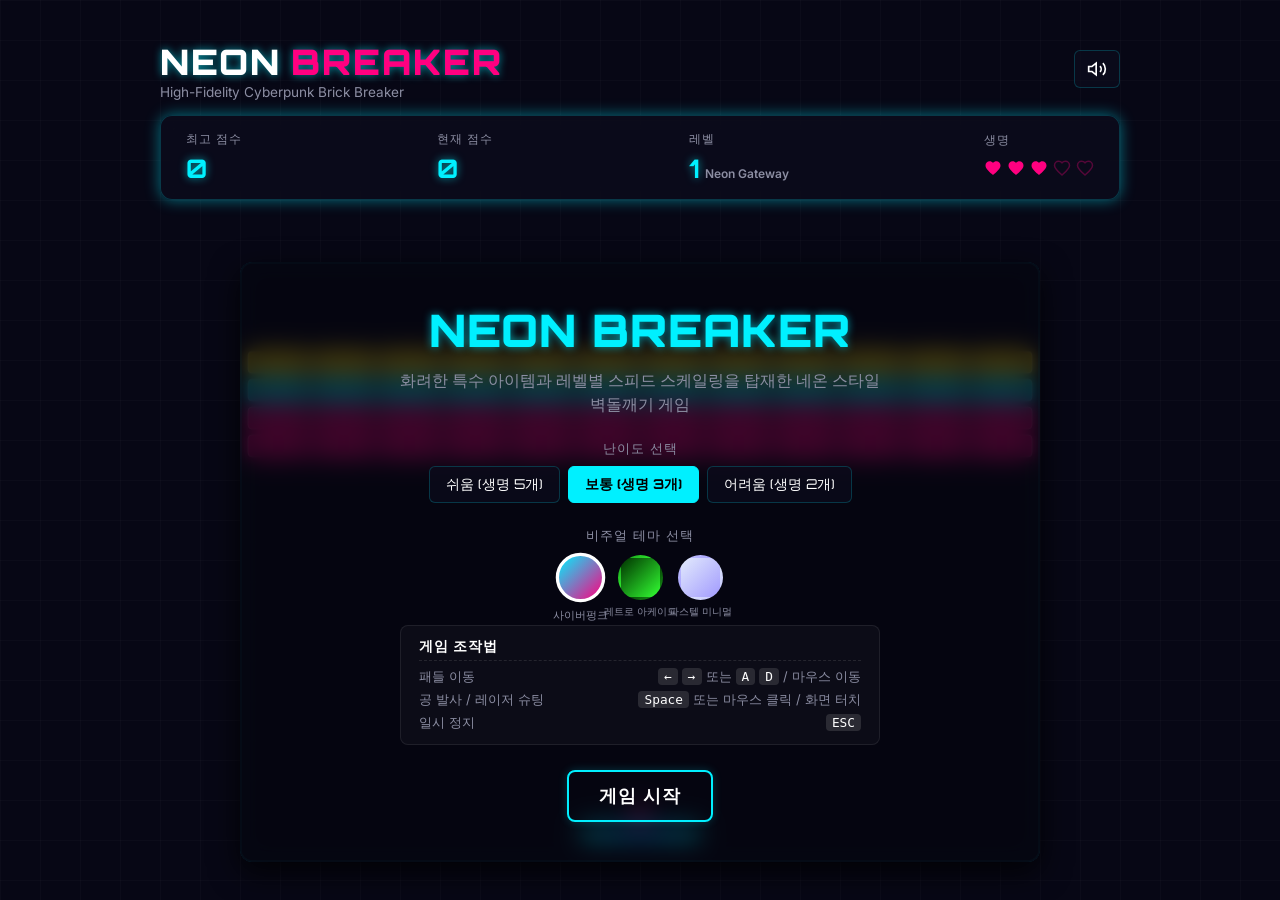
<file: index.html>
<!DOCTYPE html>
<html lang="ko">
<head>
    <meta charset="UTF-8">
    <meta name="viewport" content="width=device-width, initial-scale=1.0">
    <title>Neon Breaker - Cyberpunk Brick Breaker</title>
    <link rel="stylesheet" href="style.css">
</head>
<body class="theme-cyberpunk">
    <div class="game-container">
        <!-- Header: Title & Settings -->
        <header class="game-header">
            <div class="title-section">
                <h1>NEON <span>BREAKER</span></h1>
                <p>High-Fidelity Cyberpunk Brick Breaker</p>
            </div>
            <div class="settings-bar">
                <button id="btn-mute" class="nav-btn" title="음소거 토글">
                    <!-- Default sound icon (unmuted) -->
                    <svg width="20" height="20" viewBox="0 0 24 24" fill="none" stroke="currentColor" stroke-width="2">
                        <path d="M11 5L6 9H2v6h4l5 4V5z"/>
                        <path d="M19.07 4.93a10 10 0 0 1 0 14.14M15.54 8.46a5 5 0 0 1 0 7.07"/>
                    </svg>
                </button>
            </div>
        </header>

        <!-- Stats dashboard -->
        <div class="dashboard">
            <div class="stat-box">
                <span class="label">최고 점수</span>
                <span class="value" id="highScore">0</span>
            </div>
            <div class="stat-box">
                <span class="label">현재 점수</span>
                <span class="value" id="score">0</span>
            </div>
            <div class="stat-box">
                <span class="label">레벨</span>
                <div style="display: flex; align-items: baseline; gap: 6px;">
                    <span class="value" id="level">1</span>
                    <span id="levelName" style="font-size: 0.75rem; color: var(--color-subtext); font-weight:600;">Neon Gateway</span>
                </div>
            </div>
            <div class="stat-box">
                <span class="label">생명</span>
                <div id="livesContainer">
                    <!-- Dynamic heart icons will be injected here -->
                </div>
            </div>
        </div>

        <!-- Active Power-up Badges -->
        <div class="powerups-bar">
            <div class="powerup-badge" id="badge-laser">
                <span class="badge-icon">⚡</span>
                <span>레이저</span>
                <span class="badge-time" id="timer-laser">8s</span>
            </div>
            <div class="powerup-badge" id="badge-expand">
                <span class="badge-icon">↔</span>
                <span>패들 확장</span>
                <span class="badge-time" id="timer-expand">10s</span>
            </div>
            <div class="powerup-badge" id="badge-slow">
                <span class="badge-icon">▼</span>
                <span>시간 감속</span>
                <span class="badge-time" id="timer-slow">8s</span>
            </div>
            <div class="powerup-badge" id="badge-shield">
                <span class="badge-icon">🛡️</span>
                <span>하단 보호막</span>
            </div>
        </div>

        <!-- Canvas and Screen overlays -->
        <div class="game-area">
            <canvas id="gameCanvas" width="800" height="600"></canvas>

            <!-- Screen 1: Start Game -->
            <div id="screen-start" class="screen-overlay active">
                <div class="screen-content">
                    <h2>NEON BREAKER</h2>
                    <p>화려한 특수 아이템과 레벨별 스피드 스케일링을 탑재한 네온 스타일 벽돌깨기 게임</p>

                    <!-- Difficulty selector -->
                    <div class="difficulty-selector">
                        <div class="difficulty-label">난이도 선택</div>
                        <div class="button-group">
                            <button class="action-btn difficulty-btn" data-difficulty="easy">쉬움 (생명 5개)</button>
                            <button class="action-btn difficulty-btn active" data-difficulty="normal">보통 (생명 3개)</button>
                            <button class="action-btn difficulty-btn" data-difficulty="hard">어려움 (생명 2개)</button>
                        </div>
                    </div>

                    <!-- Theme selection -->
                    <div class="difficulty-selector">
                        <div class="difficulty-label">비주얼 테마 선택</div>
                        <div class="theme-picker">
                            <div class="theme-option active" data-theme="cyberpunk" title="사이버펑크"></div>
                            <div class="theme-option" data-theme="retro" title="레트로 아케이드"></div>
                            <div class="theme-option" data-theme="pastel" title="파스텔 미니멀"></div>
                        </div>
                    </div>

                    <!-- Keyboard guide -->
                    <div class="controls-guide">
                        <h3>게임 조작법</h3>
                        <div class="control-item">
                            <span>패들 이동</span>
                            <span><span class="key-badge">←</span> <span class="key-badge">→</span> 또는 <span class="key-badge">A</span> <span class="key-badge">D</span> / 마우스 이동</span>
                        </div>
                        <div class="control-item">
                            <span>공 발사 / 레이저 슈팅</span>
                            <span><span class="key-badge">Space</span> 또는 마우스 클릭 / 화면 터치</span>
                        </div>
                        <div class="control-item">
                            <span>일시 정지</span>
                            <span><span class="key-badge">ESC</span></span>
                        </div>
                    </div>

                    <button id="btn-start" class="glow-btn">게임 시작</button>
                </div>
            </div>

            <!-- Screen 2: Game Paused -->
            <div id="screen-pause" class="screen-overlay">
                <div class="screen-content">
                    <h2>일시 정지됨</h2>
                    <p>게임이 일시정지 되었습니다. 컨트롤을 재정비하고 게임을 이어가세요.</p>
                    <div class="button-group" style="flex-direction: column; gap: 12px; width: 180px; margin: 0 auto;">
                        <button id="btn-resume" class="glow-btn" style="width: 100%;">계속 하기</button>
                        <button id="btn-restart-pause" class="action-btn" style="width: 100%; padding: 10px;">다시 시작</button>
                    </div>
                </div>
            </div>

            <!-- Screen 3: Game Over -->
            <div id="screen-gameover" class="screen-overlay">
                <div class="screen-content">
                    <h2>GAME OVER</h2>
                    <p>모든 생명을 잃었습니다. 최고 점수를 갱신해 보세요!</p>
                    <div class="score-highlight">
                        <div class="label">최종 획득 점수</div>
                        <div class="final-val" id="final-score">0</div>
                    </div>
                    <button id="btn-restart-gameover" class="glow-btn">다시 도전하기</button>
                </div>
            </div>

            <!-- Screen 4: Level Cleared -->
            <div id="screen-levelcomplete" class="screen-overlay">
                <div class="screen-content">
                    <h2>LEVEL CLEARED</h2>
                    <p><span id="cleared-level-name" style="color:var(--color-primary); font-weight:700;">Level Name</span> 완료!</p>
                    <div class="score-highlight">
                        <div class="label">레벨 보너스 점수</div>
                        <div class="final-val" id="level-bonus" style="color: var(--color-primary); text-shadow: var(--glow-text);">0</div>
                    </div>
                    <button id="btn-next-level" class="glow-btn">다음 레벨</button>
                </div>
            </div>
        </div>
    </div>

    <!-- Scripts (Traditional execution to support file:// protocol beautifully) -->
    <script src="levels.js"></script>
    <script src="audio.js"></script>
    <script src="game.js"></script>
</body>
</html>
</file>
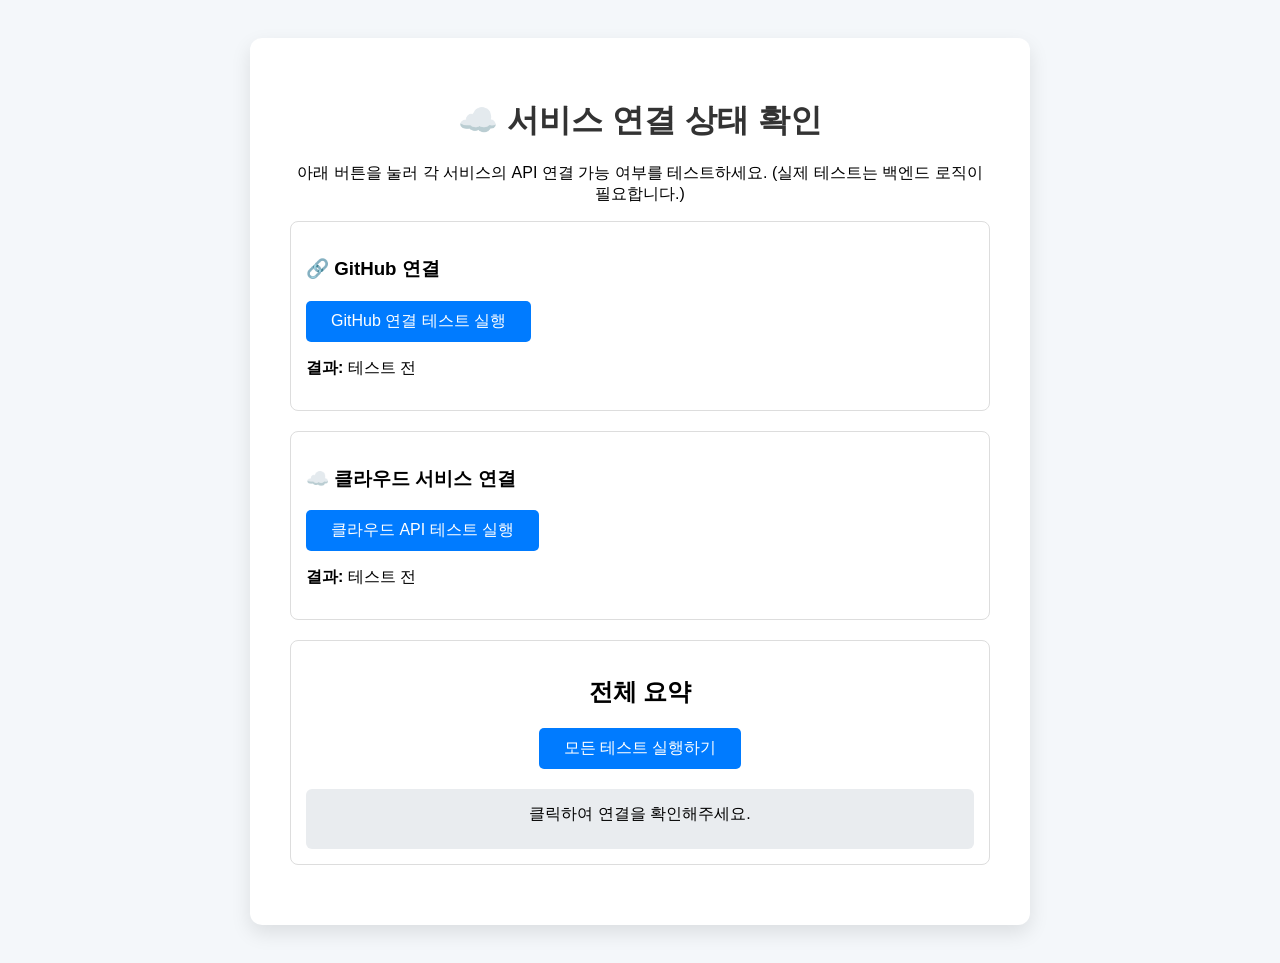
<file: connection_test.html>
<!DOCTYPE html>
<html lang="ko">
<head>
    <meta charset="UTF-8">
    <meta name="viewport" content="width=device-width, initial-scale=1.0">
    <title>서비스 연결 테스트</title>
    <style>
        body {
            font-family: 'Segoe UI', Tahoma, Geneva, Verdana, sans-serif;
            background-color: #f4f7fa;
            display: flex;
            flex-direction: column;
            align-items: center;
            padding: 30px;
        }
        .container {
            background-color: #ffffff;
            padding: 40px;
            border-radius: 12px;
            box-shadow: 0 8px 20px rgba(0, 0, 0, 0.1);
            width: 90%;
            max-width: 700px;
            text-align: center;
        }
        h1 {
            color: #333; 
            margin-bottom: 20px;
        }
        .test-section {
            border: 1px solid #ddd;
            padding: 15px;
            margin-bottom: 20px;
            border-radius: 8px;
            text-align: left;
        }
        .status-ok {
            color: green;
            font-weight: bold;
        }
        .status-fail {
            color: red;
            font-weight: bold;
        }
        #test-result {
            margin-top: 20px;
            padding: 15px;
            border-radius: 6px;
            min-height: 30px;
            background-color: #e9ecef;
            text-align: center;
        }
        button {
            padding: 10px 25px;
            font-size: 16px;
            cursor: pointer;
            border: none;
            border-radius: 5px;
            background-color: #007bff;
            color: white;
            transition: background-color 0.3s;
        }
        button:hover {
            background-color: #0056b3;
        }
    </style>
</head>
<body>
    <div class="container">
        <h1>☁️ 서비스 연결 상태 확인</h1>
        <p>아래 버튼을 눌러 각 서비스의 API 연결 가능 여부를 테스트하세요. (실제 테스트는 백엔드 로직이 필요합니다.)</p>

        <!-- GitHub 테스트 영역 -->
        <div class="test-section">
            <h3>🔗 GitHub 연결</h3>
            <button id="test-github">GitHub 연결 테스트 실행</button>
            <p><strong>결과:</strong> <span id="github-result">테스트 전</span></p>
        </div>

        <!-- Cloud/AWS 등 다른 클라우드 서비스 테스트 영역 -->
        <div class="test-section">
            <h3>☁️ 클라우드 서비스 연결</h3>
            <button id="test-cloud">클라우드 API 테스트 실행</button>
            <p><strong>결과:</strong> <span id="cloud-result">테스트 전</span></p>
        </div>

        <!-- 전체 결과 표시 영역 -->
        <div class="test-section" style="text-align: center;">
            <h2>전체 요약</h2>
            <button onclick="runAllTests()">모든 테스트 실행하기</button>
            <div id="test-result">클릭하여 연결을 확인해주세요.</div>
        </div>
    </div>

    <script>
        // 이 자바스크립트 부분은 백엔드와 통신하는 역할을 합니다.
        function updateStatus(elementId, statusText, isSuccess)
        {
            const element = document.getElementById(elementId);
            if (element) {
                element.textContent = statusText;
                element.className = 'status-' + (isSuccess ? 'ok' : 'fail');
            }
        }
        // ... (실제로는 여기서 fetch()를 사용하여 Python/Flask 서버에 API 호출을 해야 함)
    </script>
</body>
</html>
</file>
<file: style.css>
/* Premium Retro-Future Game Styling */
@import url('https://fonts.googleapis.com/css2?family=Orbitron:wght@400;700;900&family=Inter:wght@300;400;600;700&display=swap');

/* --- Theme Declarations via Variables --- */
:root {
  /* Default: Cyberpunk Neon */
  --bg-color: #070715;
  --bg-grid: rgba(255, 255, 255, 0.02);
  --panel-bg: rgba(13, 13, 29, 0.75);
  --panel-border: rgba(0, 240, 255, 0.2);
  
  --color-primary: #00f0ff;  /* Neon Cyan */
  --color-secondary: #ff0080;/* Neon Pink */
  --color-accent: #cc00ff;   /* Neon Purple */
  --color-text: #ffffff;
  --color-subtext: #8c8ea3;
  --color-gold: #ffd700;
  
  --font-title: 'Orbitron', sans-serif;
  --font-body: 'Inter', sans-serif;
  --glow-shadow: 0 0 15px rgba(0, 240, 255, 0.45);
  --glow-text: 0 0 8px rgba(0, 240, 255, 0.6);
}

/* Theme 2: Retro Arcade (Green Phosphor) */
.theme-retro {
  --bg-color: #020b02;
  --bg-grid: rgba(0, 255, 0, 0.03);
  --panel-bg: rgba(0, 20, 0, 0.85);
  --panel-border: rgba(0, 255, 0, 0.3);
  
  --color-primary: #33ff33;  /* Phosphor Green */
  --color-secondary: #00aa00;
  --color-accent: #ffaa00;   /* Amber */
  --color-text: #33ff33;
  --color-subtext: #118811;
  --color-gold: #ffaa00;
  
  --glow-shadow: 0 0 12px rgba(51, 255, 51, 0.5);
  --glow-text: 0 0 6px rgba(51, 255, 51, 0.7);
}

/* Theme 3: Pastel Minimalist */
.theme-pastel {
  --bg-color: #f5f6fa;
  --bg-grid: rgba(0, 0, 0, 0.02);
  --panel-bg: rgba(255, 255, 255, 0.9);
  --panel-border: rgba(160, 170, 190, 0.3);
  
  --color-primary: #4a90e2;  /* Soft Slate Blue */
  --color-secondary: #ff7675;/* Soft Coral */
  --color-accent: #a29bfe;   /* Soft Lavender */
  --color-text: #2d3436;
  --color-subtext: #636e72;
  --color-gold: #fdcb6e;
  
  --glow-shadow: 0 4px 10px rgba(74, 144, 226, 0.15);
  --glow-text: none;
}

/* --- Base Resets & Layout --- */
* {
  box-sizing: border-box;
  margin: 0;
  padding: 0;
}

body {
  background-color: var(--bg-color);
  color: var(--color-text);
  font-family: var(--font-body);
  display: flex;
  flex-direction: column;
  align-items: center;
  justify-content: center;
  min-height: 100vh;
  overflow-x: hidden;
  transition: background-color 0.4s ease, color 0.4s ease;
  background-image: 
    linear-gradient(var(--bg-grid) 1px, transparent 1px),
    linear-gradient(90deg, var(--bg-grid) 1px, transparent 1px);
  background-size: 40px 40px;
}

/* App Container */
.game-container {
  display: flex;
  flex-direction: column;
  width: 90%;
  max-width: 960px;
  gap: 15px;
  margin: 20px auto;
  align-items: center;
}

/* Title Header */
.game-header {
  width: 100%;
  display: flex;
  justify-content: space-between;
  align-items: center;
}

.title-section h1 {
  font-family: var(--font-title);
  font-weight: 900;
  font-size: 2.2rem;
  letter-spacing: 2px;
  color: var(--color-text);
  text-shadow: var(--glow-text);
  display: flex;
  align-items: center;
  gap: 10px;
}

.title-section h1 span {
  color: var(--color-secondary);
}

.title-section p {
  font-size: 0.85rem;
  color: var(--color-subtext);
}

/* Top Navigation Settings */
.settings-bar {
  display: flex;
  gap: 10px;
  align-items: center;
}

.nav-btn {
  background: var(--panel-bg);
  border: 1px solid var(--panel-border);
  color: var(--color-text);
  cursor: pointer;
  padding: 8px 12px;
  border-radius: 6px;
  display: flex;
  align-items: center;
  justify-content: center;
  transition: all 0.2s ease;
}

.nav-btn:hover {
  border-color: var(--color-primary);
  box-shadow: var(--glow-shadow);
  transform: translateY(-1px);
}

.nav-btn.muted svg {
  stroke: var(--color-secondary);
}

/* --- Dashboard / Stats Bar --- */
.dashboard {
  width: 100%;
  background: var(--panel-bg);
  border: 1px solid var(--panel-border);
  backdrop-filter: blur(10px);
  border-radius: 12px;
  padding: 15px 25px;
  display: flex;
  justify-content: space-between;
  align-items: center;
  box-shadow: var(--glow-shadow);
  transition: border-color 0.4s ease, box-shadow 0.4s ease;
}

.stat-box {
  display: flex;
  flex-direction: column;
  gap: 4px;
}

.stat-box .label {
  font-size: 0.75rem;
  text-transform: uppercase;
  letter-spacing: 1px;
  color: var(--color-subtext);
}

.stat-box .value {
  font-family: var(--font-title);
  font-size: 1.6rem;
  font-weight: 700;
  color: var(--color-primary);
  text-shadow: var(--glow-text);
}

#livesContainer {
  display: flex;
  gap: 5px;
  align-items: center;
  height: 30px;
}

.heart-icon {
  color: var(--color-secondary);
  display: flex;
  align-items: center;
  animation: pulse-heart 2s infinite alternate;
}

@keyframes pulse-heart {
  0% { transform: scale(1); }
  100% { transform: scale(1.08); }
}

/* --- Power-up Timers Row --- */
.powerups-bar {
  display: flex;
  gap: 12px;
  align-self: flex-start;
  min-height: 32px;
  flex-wrap: wrap;
}

.powerup-badge {
  background: var(--panel-bg);
  border: 1px solid var(--panel-border);
  border-radius: 20px;
  padding: 4px 12px;
  font-size: 0.8rem;
  font-weight: 600;
  display: flex;
  align-items: center;
  gap: 6px;
  opacity: 0;
  transform: scale(0.8);
  pointer-events: none;
  transition: all 0.3s cubic-bezier(0.175, 0.885, 0.32, 1.275);
}

.powerup-badge.active {
  opacity: 1;
  transform: scale(1);
}

/* Item Badges Colors */
#badge-laser { border-color: #cc00ff; color: #cc00ff; }
#badge-expand { border-color: #ff9900; color: #ff9900; }
#badge-slow { border-color: #00d0ff; color: #00d0ff; }
#badge-shield { border-color: #00ffff; color: #00ffff; }

.badge-icon {
  font-size: 0.95rem;
}

.badge-time {
  font-family: var(--font-title);
  font-size: 0.75rem;
  background: rgba(255, 255, 255, 0.1);
  padding: 1px 6px;
  border-radius: 10px;
}

/* --- Game Screen Area --- */
.game-area {
  position: relative;
  width: 100%;
  aspect-ratio: 4 / 3;
  max-width: 800px;
  border-radius: 12px;
  overflow: hidden;
  box-shadow: 0 10px 30px rgba(0, 0, 0, 0.8);
}

#gameCanvas {
  display: block;
  width: 100%;
  height: 100%;
  background-color: #0a0a16;
  border: 2px solid var(--panel-border);
  border-radius: 12px;
}

/* --- Dialog Overlay Screens (Glassmorphism) --- */
.screen-overlay {
  position: absolute;
  top: 0;
  left: 0;
  width: 100%;
  height: 100%;
  background: rgba(5, 5, 15, 0.75);
  backdrop-filter: blur(12px);
  -webkit-backdrop-filter: blur(12px);
  display: flex;
  flex-direction: column;
  align-items: center;
  justify-content: center;
  padding: 40px;
  text-align: center;
  z-index: 10;
  opacity: 0;
  pointer-events: none;
  transition: opacity 0.3s ease;
}

.screen-overlay.active {
  opacity: 1;
  pointer-events: auto;
}

.screen-content {
  max-width: 480px;
  transform: translateY(20px);
  transition: transform 0.3s cubic-bezier(0.175, 0.885, 0.32, 1.275);
}

.screen-overlay.active .screen-content {
  transform: translateY(0);
}

.screen-content h2 {
  font-family: var(--font-title);
  font-size: 2.8rem;
  font-weight: 900;
  letter-spacing: 1px;
  margin-bottom: 10px;
  text-transform: uppercase;
  text-shadow: var(--glow-text);
  color: var(--color-primary);
}

.screen-content p {
  color: var(--color-subtext);
  margin-bottom: 25px;
  font-size: 1rem;
  line-height: 1.5;
}

/* --- Buttons styling --- */
.glow-btn {
  background: transparent;
  border: 2px solid var(--color-primary);
  color: var(--color-text);
  font-family: var(--font-title);
  font-weight: 700;
  font-size: 1.1rem;
  padding: 12px 30px;
  border-radius: 8px;
  cursor: pointer;
  letter-spacing: 1px;
  text-transform: uppercase;
  transition: all 0.3s ease;
  box-shadow: 0 0 10px rgba(0, 240, 255, 0.2);
}

.glow-btn:hover {
  background: var(--color-primary);
  color: #000;
  box-shadow: var(--glow-shadow);
  transform: translateY(-2px);
}

/* Difficulty Selector Group */
.difficulty-selector {
  margin-bottom: 25px;
}

.difficulty-label {
  font-size: 0.8rem;
  text-transform: uppercase;
  letter-spacing: 1px;
  margin-bottom: 8px;
  color: var(--color-subtext);
}

.button-group {
  display: flex;
  gap: 8px;
  justify-content: center;
}

.action-btn {
  background: var(--panel-bg);
  border: 1px solid var(--panel-border);
  color: var(--color-text);
  font-family: var(--font-title);
  font-size: 0.85rem;
  padding: 8px 16px;
  border-radius: 6px;
  cursor: pointer;
  transition: all 0.2s ease;
}

.action-btn:hover {
  border-color: var(--color-primary);
  box-shadow: var(--glow-shadow);
}

.action-btn.active {
  background: var(--color-primary);
  border-color: var(--color-primary);
  color: #000;
  font-weight: 700;
}

/* Control Help Layout */
.controls-guide {
  background: rgba(255, 255, 255, 0.03);
  border: 1px solid rgba(255, 255, 255, 0.08);
  border-radius: 8px;
  padding: 12px 18px;
  text-align: left;
  margin-bottom: 25px;
}

.controls-guide h3 {
  font-size: 0.85rem;
  text-transform: uppercase;
  letter-spacing: 1px;
  margin-bottom: 8px;
  color: var(--color-text);
  border-bottom: 1px dashed rgba(255, 255, 255, 0.1);
  padding-bottom: 4px;
}

.control-item {
  display: flex;
  justify-content: space-between;
  font-size: 0.8rem;
  margin-bottom: 6px;
  color: var(--color-subtext);
}

.control-item:last-child {
  margin-bottom: 0;
}

.key-badge {
  background: rgba(255, 255, 255, 0.12);
  padding: 1px 6px;
  border-radius: 4px;
  color: var(--color-text);
  font-family: monospace;
}

/* Score stats overlay display */
.score-highlight {
  margin: 20px 0;
  background: rgba(255, 255, 255, 0.02);
  border: 1px solid rgba(255, 255, 255, 0.05);
  border-radius: 10px;
  padding: 15px 25px;
}

.score-highlight .label {
  font-size: 0.9rem;
  color: var(--color-subtext);
}

.score-highlight .final-val {
  font-family: var(--font-title);
  font-size: 2.2rem;
  font-weight: 900;
  color: var(--color-secondary);
  margin-top: 5px;
  text-shadow: 0 0 10px rgba(255, 0, 128, 0.5);
}

/* Theme Chooser Modal Section */
.theme-picker {
  display: flex;
  gap: 15px;
  justify-content: center;
  margin: 10px 0 25px 0;
}

.theme-option {
  width: 45px;
  height: 45px;
  border-radius: 50%;
  cursor: pointer;
  border: 3px solid transparent;
  display: flex;
  align-items: center;
  justify-content: center;
  transition: all 0.2s ease;
  position: relative;
}

.theme-option:hover {
  transform: scale(1.1);
}

.theme-option.active {
  border-color: #fff;
  transform: scale(1.1);
}

.theme-option[data-theme="cyberpunk"] {
  background: linear-gradient(135deg, #00f0ff, #ff0080);
}
.theme-option[data-theme="retro"] {
  background: linear-gradient(135deg, #003300, #33ff33);
}
.theme-option[data-theme="pastel"] {
  background: linear-gradient(135deg, #e2eafc, #a29bfe);
}

.theme-option::after {
  content: attr(title);
  position: absolute;
  bottom: -22px;
  font-size: 0.65rem;
  color: var(--color-subtext);
  white-space: nowrap;
  font-family: var(--font-title);
}

/* Responsive Scaling for smaller screens */
@media (max-width: 600px) {
  .title-section h1 {
    font-size: 1.6rem;
  }
  
  .dashboard {
    padding: 10px 15px;
    flex-wrap: wrap;
    gap: 10px;
  }

  .stat-box {
    flex: 1 1 40%;
  }

  .screen-content h2 {
    font-size: 2rem;
  }
}
</file>
